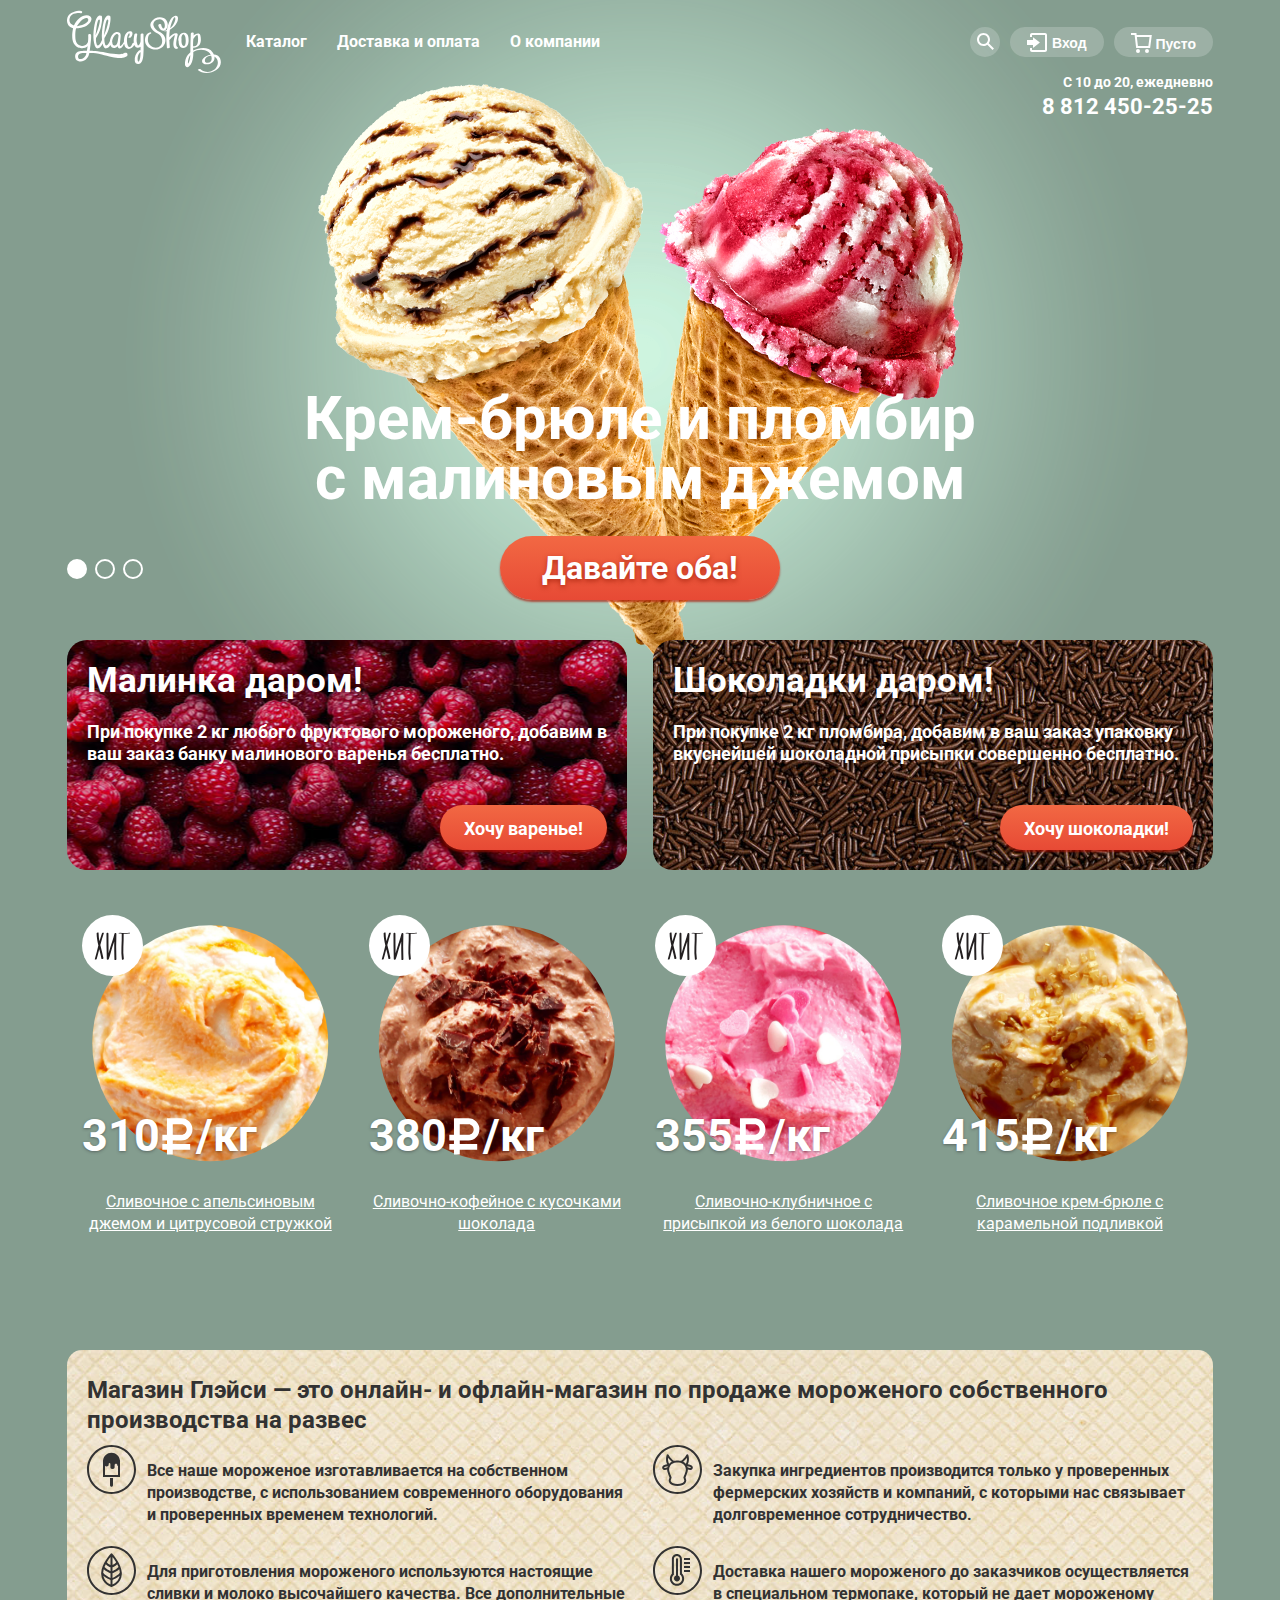
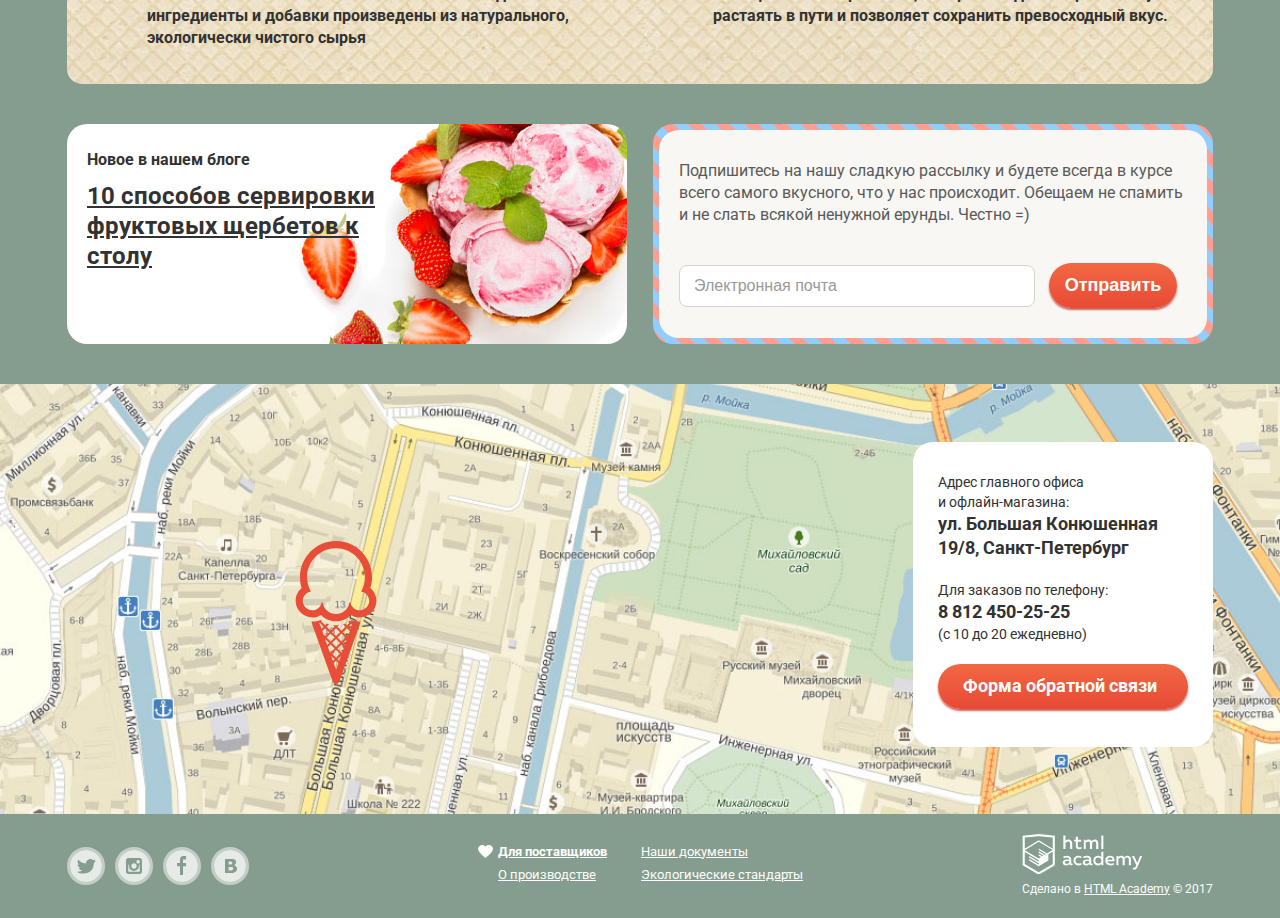
<file: index.html>
<!DOCTYPE html>
<html lang="ru">
  <head>
    <meta charset="utf-8">
    <title>GllacyShop</title>
    <link href="https://fonts.googleapis.com/css?family=Roboto:400,700&display=swap" rel="stylesheet">
    <link rel="stylesheet" href="css/main.css">
  </head>
  <body class="bg_color_1">
    <div class="container">
      <header class="main_header">
        <div class="main_header__container_wrapper">
          <img src="img/logo.svg" alt="GllacyShop" class="logo">
          <nav>
            <ul class="site_navigation">
              <li>
                <a class="site_navigation__news_link" href="#">Каталог</a>
                <ul class="site_navigation__news">
                  <li><a href="#">Новинки</a></li>
                  <li><a href="catalog.html">Сливочное</a></li>
                  <li><a href="#">Щербеты</a></li>
                  <li><a href="#">Фруктовый лед</a></li>
                  <li><a href="#">Мелорин</a></li>
                </ul>

              </li>
              <li><a href="#">Доставка и оплата</a></li>
              <li><a href="#">О компании</a></li>
            </ul>
            <div class="user_navigation">
              <div class="search_container">
                <button class="search">
                  <svg version="1.1" xmlns="http://www.w3.org/2000/svg" xmlns:xlink="http://www.w3.org/1999/xlink" x="0px" y="0px" width="17px"
                  	 height="17px" viewBox="0 0 17 17" enable-background="new 0 0 17 17" xml:space="preserve">
                  	<path fill="#FFFFFF" d="M16.958,15.527L11.75,10.32C12.533,9.247,13,7.93,13,6.5C13,2.91,10.09,0,6.5,0S0,2.91,0,6.5
                  		S2.91,13,6.5,13c1.438,0,2.763-0.473,3.839-1.263l5.205,5.204L16.958,15.527z M6.5,11C4.019,11,2,8.981,2,6.5S4.019,2,6.5,2
                    S11,4.019,11,6.5S8.981,11,6.5,11z"/>
                  </svg>
                </button>
                <div class="search__modal">
                  <form class="" action="index.html" method="post">
                    <input type="search" name="search" value="" placeholder="Что ищем?">
                  </form>
                </div>
              </div>

              <div class="login_container">
                <button class="login">
                  <svg version="1.1" id="Layer_1" xmlns="http://www.w3.org/2000/svg" xmlns:xlink="http://www.w3.org/1999/xlink" x="0px" y="0px"
                  	 width="21px" height="19px" viewBox="0 0 21 19" enable-background="new 0 0 21 19" xml:space="preserve">
                  	<polygon fill="#FFFFFF" points="6,14.875 12.917,9.5 6,4.125 6,7.042 -0.042,7.042 -0.042,11.959 6,11.959 	"/>
                  	<path fill="#FFFFFF" d="M18,0H5C3.9,0,3,0.9,3,2v2h2V2h13v15H5v-2H3v2c0,1.1,0.9,2,2,2h13c1.1,0,2-0.9,2-2V2C20,0.9,19.1,0,18,0z"
                  		/>
                  </svg>
                  <span>Вход</span>
                </button>
                <div class="login__modal">
                  <form class="login__modal_input" action="php/forma.php" method="post">
                    <input type="email" name="email" value="" placeholder="Электронная почта">
                    <input type="password" name="password" value="" placeholder="Пароль">
                    <input type="submit" name="submit" value="Войти">
                  </form>
                  <a href="#">Забали пароль?</a>
                  <br>
                  <a href="#">Новая регистрация</a>
                </div>
              </div>

              <button class="buy">
                <svg version="1.1" id="Layer_1" xmlns="http://www.w3.org/2000/svg" xmlns:xlink="http://www.w3.org/1999/xlink" x="0px" y="0px"
                	 width="21px" height="20px" viewBox="0 0 21 20" enable-background="new 0 0 21 20" xml:space="preserve">
                	<path fill="#FFFFFF" d="M5.657,2.031L5.422,0H0v2h3.64l1.5,13h13.988l1.699-12.969H5.657z M17.372,13H6.922L5.888,4.031h12.66
                		L17.372,13z"/>
                	<circle fill="#FFFFFF" cx="6.984" cy="18" r="2"/>
                	<circle fill="#FFFFFF" cx="15.984" cy="18" r="2"/>
                </svg>
                <span>Пусто</span>
              </button>
            </div>
          </nav>
        </div>
        <div class="main_header__schedule">
          <p>С 10 до 20, ежедневно</p>
          <p>8 812 450-25-25</p>
        </div>
      </header>
      <section class="slider">
        <h2 class="slider__headline_1">Крем-брюле и пломбир <br> с малиновым джемом</h2>
        <h2 class="slider__headline_2 net">Шоколадный пломбир <br> и лимонный сорбет</h2>
        <h2 class="slider__headline_3 net">Пломбир с помадкой <br> и клубничный щербет</h2>
        <div class="slider__wrapper">
          <div class="slider__control">
            <button type="button" name="button" class="btn1 active_btn"></button>
            <button type="button" name="button" class="btn2"></button>
            <button type="button" name="button" class="btn3"></button>
          </div>
          <a href="#">Давайте оба!</a>
        </div>
      </section>
      <section class="stock">
        <div class="stock__item">
          <h2>Малинка даром!</h2>
          <p>
            При покупке 2 кг любого фруктового мороженого, добавим в ваш заказ банку малинового варенья бесплатно.
          </p>
          <a href="#">Хочу варенье!</a>
        </div>
        <div class="stock__item">
          <h2>Шоколадки даром!</h2>
          <p>
            При покупке 2 кг пломбира, добавим в ваш заказ упаковку вкуснейшей шоколадной присыпки совершенно бесплатно.
          </p>
          <a href="#">Хочу шоколадки!</a>
        </div>
      </section>
      <section class="positions">
        <div class="positions__item">
          <div class="item__img">
            <img class="hit" src="img/hit.svg" alt="Хит">
            <div class="item__img_mask">
              <img class="miniature" src="img/ice_1.jpg" alt="Мороженное">
            </div>
            <span class="price">310<img src="img/rub.svg" alt="Знак рубля">/кг</span>
          </div>
          <span>
            Сливочное с апельсиновым джемом и цитрусовой стружкой
          </span>
          <a href="#">Быстрый просмотр</a>
        </div>
        <div class="positions__item">
          <div class="item__img">
            <img class="hit" src="img/hit.svg" alt="Хит">
            <div class="item__img_mask">
              <img class="miniature" src="img/ice_2.jpg" alt="Мороженное">
            </div>
            <span class="price">380<img src="img/rub.svg" alt="Знак рубля">/кг</span>
          </div>
          <span>
            Сливочно-кофейное с кусочками шоколада
          </span>
          <a href="#">Быстрый просмотр</a>
        </div>
        <div class="positions__item">
          <div class="item__img">
            <img class="hit" src="img/hit.svg" alt="Хит">
            <div class="item__img_mask">
              <img class="miniature" src="img/ice_3.jpg" alt="Мороженное">
            </div>
            <span class="price">355<img src="img/rub.svg" alt="Знак рубля">/кг</span>
          </div>
          <span>
            Сливочно-клубничное с присыпкой из белого шоколада
          </span>
          <a href="#">Быстрый просмотр</a>
        </div>
        <div class="positions__item">
          <div class="item__img">
            <img class="hit" src="img/hit.svg" alt="Хит">
            <div class="item__img_mask">
              <img class="miniature" src="img/ice_4.jpg" alt="Мороженное">
            </div>
            <span class="price">415<img src="img/rub.svg" alt="Знак рубля">/кг</span>
          </div>
          <span>
            Сливочное крем-брюле с карамельной подливкой
          </span>
          <a href="#">Быстрый просмотр</a>
        </div>
      </section>
      <section class="advantages">
        <p>
          Магазин Глэйси — это онлайн- и офлайн-магазин по продаже мороженого собственного  производства на развес
        </p>
        <div class="advantages__wrapper">
          <div class="advantages__item advantages__bg_1">
            <p>
              Все наше мороженое изготавливается на собственном производстве, с использованием современного оборудования и проверенных временем технологий.
            </p>
          </div>
          <div class="advantages__item advantages__bg_2">
            <p>
              Закупка ингредиентов  производится только у проверенных фермерских хозяйств и компаний, с которыми нас связывает долговременное сотрудничество.
            </p>
          </div>
          <div class="advantages__item advantages__bg_3">
            <p>
              Для приготовления мороженого используются настоящие сливки и молоко высочайшего качества. Все дополнительные ингредиенты и добавки произведены из натурального, экологически чистого сырья
            </p>
          </div>
          <div class="advantages__item advantages__bg_4">
            <p>
              Доставка нашего мороженого до заказчиков осуществляется в специальном термопаке, который не дает мороженому растаять в пути и позволяет сохранить превосходный вкус.
            </p>
          </div>
        </div>
      </section>
      <section class="other">
        <div class="other__news">
          <h2>Новое в нашем блоге</h2>
          <a href="#">
            10 способов сервировки <br>
            фруктовых щербетов к <br>
            столу
          </a>
        </div>
        <div class="other__post">
          <div class="post__wrapper">
            <p>
              Подпишитесь на нашу сладкую рассылку и будете всегда в курсе всего самого вкусного, что у нас происходит. Обещаем не спамить и не слать всякой ненужной ерунды. Честно =)
            </p>
            <form class="post__form" action="index.html" method="post">
              <input type="email" name="email" value="" placeholder="Электронная почта">
              <input type="submit" name="submit" value="Отправить">
            </form>
          </div>
        </div>
      </section>
    </div>
    <section class="map">
      <img src="img/icon_pin.svg" alt="Пин">
      <iframe src="https://www.google.com/maps/embed?pb=!1m14!1m12!1m3!1d2907.80148898536!2d59.948948902285146!3d56.90784853625955!2m3!1f0!2f0!3f0!3m2!1i1024!2i768!4f13.1!5e0!3m2!1sru!2sru!4v1559537335867!5m2!1sru!2sru" width="100%" height="100%" frameborder="0" style="border:0" allowfullscreen></iframe>
      <div class="container">
        <div class="feedback">
          <p>
            Адрес главного офиса <br>
            и офлайн-магазина: <br>
            <span>
              ул. Большая Конюшенная
              19/8, Санкт-Петербург
            </span>
          </p>
          <p>
            Для заказов по телефону: <br>
            <span>
              8 812 450-25-25 <br>
            </span>
            (с 10 до 20 ежедневно)
          </p>
          <a class="feedback__link" href="#">Форма обратной связи</a>
        </div>
      </div>
    </section>
    <footer class="footer_main">
      <div class="container">
        <ul class="social">
          <li><a href="https://twitter.com"><img src="img/icon_twitter.svg" alt="twitter"></a></li>
          <li><a href="https://www.instagram.com"><img src="img/icon_instagram.svg" alt="instagram"></a></li>
          <li><a href="https://www.facebook.com"><img src="img/icon_facebook.svg" alt="facebook"></a></li>
          <li><a href="https://www.vk.com"><img src="img/icon_vk.svg" alt="vk"></a></li>
        </ul>
        <div class="footer__menu">
          <div class="menu__item love">
            <a href="#">Для поставщиков</a>
            <a href="#">О производстве</a>
          </div>
          <div class="menu__item">
            <a href="#">Наши документы</a>
            <a href="#">Экологические стандарты</a>
          </div>
        </div>
        <div class="html_academy">
          <img src="img/html_academy.svg" alt="academy">
          <p>Сделано в <a href="https://htmlacademy.ru">HTML Academy</a> &copy; 2017</p>
        </div>
      </div>
    </footer>


    <div class="feedback__bg">
      <div class="feedback_blok">
        <h2>Мы обязательно Вам ответим!</h2>
        <form class="feedback__form" action="php/forma.php" method="post">
          <input type="text" name="name" value="" placeholder="Как Вас зовут?">
          <input type="email" name="email" value="" placeholder="Ваша почта для ответа?">
          <textarea name="review" rows="5" cols="80" placeholder="Напишите что-нибудь..."></textarea>
          <input type="submit" name="submit" value="Отправить">
          <button class="feedback__close" type="button" name="button"></button>
        </form>
      </div>
    </div>


    <script src="https://ajax.googleapis.com/ajax/libs/jquery/2.1.1/jquery.min.js"></script>
    <script src="js/slider.js"></script>
    <script src="js/feedback_show.js"></script>
    <script src="js/serch.js"></script>
  </body>
</html>
</file>
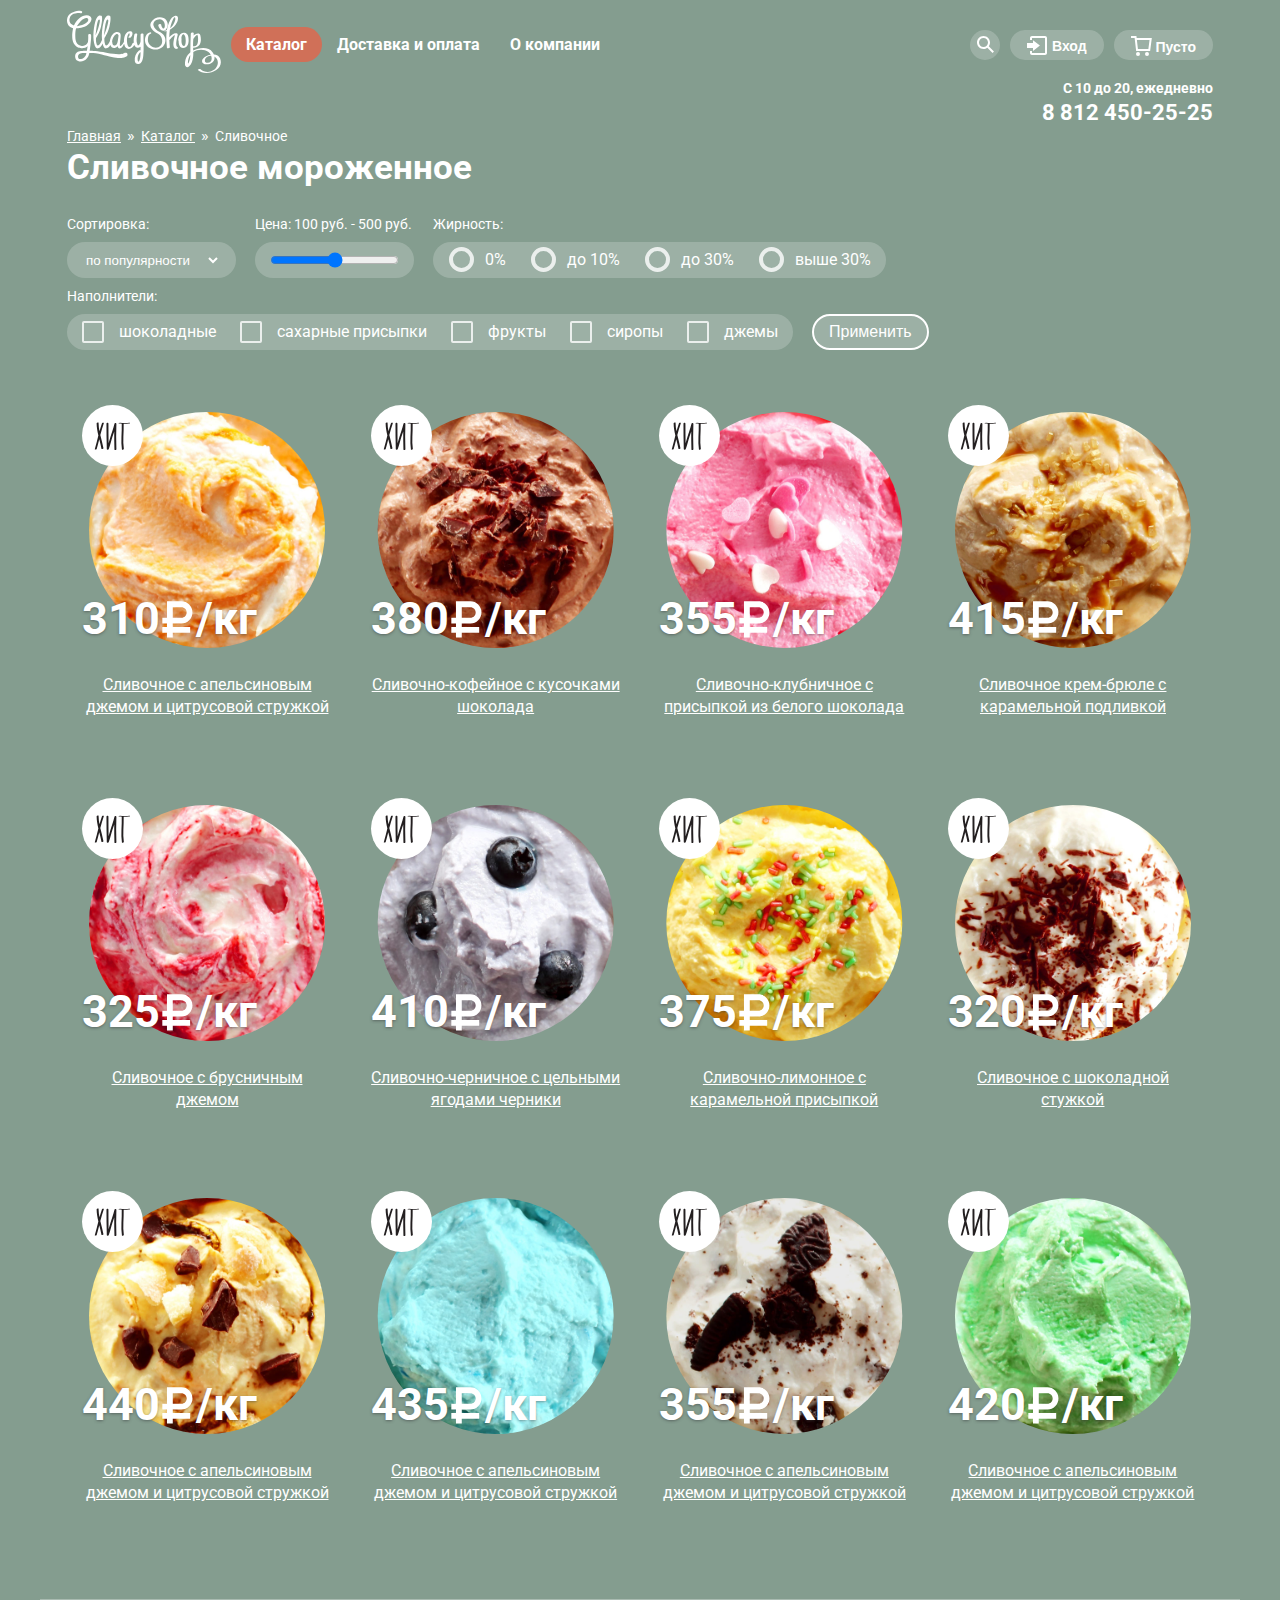
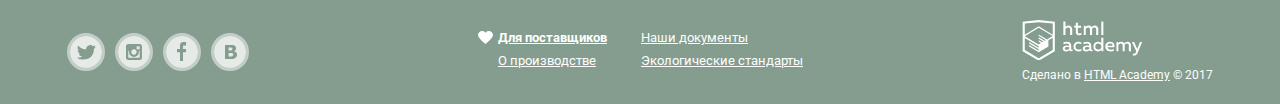
<file: catalog.html>
<!DOCTYPE html>
<html lang="ru">
  <head>
    <meta charset="utf-8">
    <title>GllacyShop</title>
    <link href="https://fonts.googleapis.com/css?family=Roboto:400,700&display=swap" rel="stylesheet">
    <link rel="stylesheet" href="css/catalog.css">
  </head>
  <body class="bg_color_1">
    <div class="container">
      <header class="main_header">
        <div class="main_header__container_wrapper">
          <a href="index.html"><img src="img/logo.svg" alt="GllacyShop" class="logo"></a>
          <nav>
            <ul class="site_navigation">
              <li>
                <a class="site_navigation__news_link active">Каталог</a>
              </li>
              <li><a href="#">Доставка и оплата</a></li>
              <li><a href="#">О компании</a></li>
            </ul>
            <div class="user_navigation">
              <div class="search_container">
                <button class="search">
                  <svg version="1.1" xmlns="http://www.w3.org/2000/svg" xmlns:xlink="http://www.w3.org/1999/xlink" x="0px" y="0px" width="17px"
                  	 height="17px" viewBox="0 0 17 17" enable-background="new 0 0 17 17" xml:space="preserve">
                  	<path fill="#FFFFFF" d="M16.958,15.527L11.75,10.32C12.533,9.247,13,7.93,13,6.5C13,2.91,10.09,0,6.5,0S0,2.91,0,6.5
                  		S2.91,13,6.5,13c1.438,0,2.763-0.473,3.839-1.263l5.205,5.204L16.958,15.527z M6.5,11C4.019,11,2,8.981,2,6.5S4.019,2,6.5,2
                    S11,4.019,11,6.5S8.981,11,6.5,11z"/>
                  </svg>
                </button>
                <div class="search__modal">
                  <form class="" action="index.html" method="post">
                    <input type="search" name="search" value="" placeholder="Что ищем?">
                  </form>
                </div>
              </div>
              <div class="login_container">
                <button class="login">
                  <svg version="1.1" id="Layer_1" xmlns="http://www.w3.org/2000/svg" xmlns:xlink="http://www.w3.org/1999/xlink" x="0px" y="0px"
                  	 width="21px" height="19px" viewBox="0 0 21 19" enable-background="new 0 0 21 19" xml:space="preserve">
                  	<polygon fill="#FFFFFF" points="6,14.875 12.917,9.5 6,4.125 6,7.042 -0.042,7.042 -0.042,11.959 6,11.959 	"/>
                  	<path fill="#FFFFFF" d="M18,0H5C3.9,0,3,0.9,3,2v2h2V2h13v15H5v-2H3v2c0,1.1,0.9,2,2,2h13c1.1,0,2-0.9,2-2V2C20,0.9,19.1,0,18,0z"
                  		/>
                  </svg>
                  <span>Вход</span>
                </button>
                <div class="login__modal">
                  <form class="login__modal_input" action="index.php" method="post">
                    <input type="email" name="email" value="" placeholder="Электронная почта">
                    <input type="password" name="password" value="" placeholder="Пароль">
                    <input type="submit" name="submit" value="Войти">
                  </form>
                  <a href="#">Забали пароль?</a>
                  <br>
                  <a href="#">Новая регистрация</a>
                </div>
              </div>
              <button class="buy">
                <svg version="1.1" id="Layer_1" xmlns="http://www.w3.org/2000/svg" xmlns:xlink="http://www.w3.org/1999/xlink" x="0px" y="0px"
                	 width="21px" height="20px" viewBox="0 0 21 20" enable-background="new 0 0 21 20" xml:space="preserve">
                	<path fill="#FFFFFF" d="M5.657,2.031L5.422,0H0v2h3.64l1.5,13h13.988l1.699-12.969H5.657z M17.372,13H6.922L5.888,4.031h12.66
                		L17.372,13z"/>
                	<circle fill="#FFFFFF" cx="6.984" cy="18" r="2"/>
                	<circle fill="#FFFFFF" cx="15.984" cy="18" r="2"/>
                </svg>
                <span>Пусто</span>
              </button>
            </div>
          </nav>
        </div>
        <div class="main_header__schedule">
          <p>С 10 до 20, ежедневно</p>
          <p>8 812 450-25-25</p>
        </div>
      </header>
      <main>
        <section class="catalog">
          <ul class="catalog__list">
            <li><a href="index.html">Главная</a></li>
            <li><a href="index.html">Каталог</a></li>
            <li><a class="active">Сливочное</a></li>
          </ul>
          <h2 class="catalog__headline">Сливочное мороженное</h2>
        </section>
        <section class="filter">
          <form class="filter__forma" action="php/catalog.php" method="post">
            <div class="forma_item">
              <span>Сортировка:</span>
              <div class="forma__wrapper">
                <select class="forma_select" name="forma_select">
                  <option value="по популярности">по популярности</option>
                  <option value="по популярности">сначала недорогие</option>
                  <option value="по популярности">сначала дорогие</option>
                  <option value="по популярности">по жирности</option>
                </select>
              </div>
            </div>
            <div class="forma_item">
              <span>Цена: 100 руб. - 500 руб.</span>
              <div class="forma__wrapper">
                <input type="range" min="0" max="100" step="1" value="50">
              </div>
            </div>
            <div class="forma_item">
              <span>Жирность:</span>
              <div class="forma__wrapper">
                <label class="radio_label">
                  <input class="visually-hidden" type="radio" name="percent" value="0">
                  <span>0%</span>
                </label>
                <label class="radio_label">
                  <input class="visually-hidden" type="radio" name="percent" value="10">
                  <span>до 10%</span>
                </label>
                <label class="radio_label">
                  <input class="visually-hidden" type="radio" name="percent" value="<=30">
                  <span>до 30%</span>
                </label>
                <label class="radio_label">
                  <input class="visually-hidden" type="radio" name="percent" value=">=30">
                  <span>выше 30%</span>
                </label>
              </div>
            </div>
            <div class="forma_item">
              <span>Наполнители:</span>
              <div class="forma__wrapper">
                <label class="checkbox_label">
                  <input class="visually-hidden" type="checkbox" name="chocolate" value="шоколадные">
                  <span>шоколадные</span>
                </label>
                <label class="checkbox_label">
                  <input class="visually-hidden" type="checkbox" name="chocolate1" value="сахарные присыпки">
                  <span>сахарные присыпки</span>
                </label>
                <label class="checkbox_label">
                  <input class="visually-hidden" type="checkbox" name="chocolate2" value="фрукты">
                  <span>фрукты</span>
                </label>
                <label class="checkbox_label">
                  <input class="visually-hidden" type="checkbox" name="chocolate3" value="сиропы">
                  <span>сиропы</span>
                </label>
                <label class="checkbox_label">
                  <input class="visually-hidden" type="checkbox" name="chocolate4" value="джемы">
                  <span>джемы</span>
                </label>
              </div>
            </div>
            <input type="submit" name="submit" value="Применить">
          </form>
        </section>
        <section class="positions">
          <div class="positions__item">
            <div class="item__img">
              <img class="hit" src="img/hit.svg" alt="Хит">
              <div class="item__img_mask">
                <img class="miniature" src="img/ice_1.jpg" alt="Мороженное">
              </div>
              <span class="price">310<img src="img/rub.svg" alt="Знак рубля">/кг</span>
            </div>
            <span>
              Сливочное с апельсиновым джемом и цитрусовой стружкой
            </span>
            <a href="#">Быстрый просмотр</a>
          </div>
          <div class="positions__item">
            <div class="item__img">
              <img class="hit" src="img/hit.svg" alt="Хит">
              <div class="item__img_mask">
                <img class="miniature" src="img/ice_2.jpg" alt="Мороженное">
              </div>
              <span class="price">380<img src="img/rub.svg" alt="Знак рубля">/кг</span>
            </div>
            <span>
              Сливочно-кофейное с кусочками шоколада
            </span>
            <a href="#">Быстрый просмотр</a>
          </div>
          <div class="positions__item">
            <div class="item__img">
              <img class="hit" src="img/hit.svg" alt="Хит">
              <div class="item__img_mask">
                <img class="miniature" src="img/ice_3.jpg" alt="Мороженное">
              </div>
              <span class="price">355<img src="img/rub.svg" alt="Знак рубля">/кг</span>
            </div>
            <span>
              Сливочно-клубничное с присыпкой из белого шоколада
            </span>
            <a href="#">Быстрый просмотр</a>
          </div>
          <div class="positions__item">
            <div class="item__img">
              <img class="hit" src="img/hit.svg" alt="Хит">
              <div class="item__img_mask">
                <img class="miniature" src="img/ice_4.jpg" alt="Мороженное">
              </div>
              <span class="price">415<img src="img/rub.svg" alt="Знак рубля">/кг</span>
            </div>
            <span>
              Сливочное крем-брюле с карамельной подливкой
            </span>
            <a href="#">Быстрый просмотр</a>
          </div>
          <div class="positions__item">
            <div class="item__img">
              <img class="hit" src="img/hit.svg" alt="Хит">
              <div class="item__img_mask">
                <img class="miniature" src="img/ice_5.jpg" alt="Мороженное">
              </div>
              <span class="price">325<img src="img/rub.svg" alt="Знак рубля">/кг</span>
            </div>
            <span>
              Сливочное с брусничным джемом
            </span>
            <a href="#">Быстрый просмотр</a>
          </div>
          <div class="positions__item">
            <div class="item__img">
              <img class="hit" src="img/hit.svg" alt="Хит">
              <div class="item__img_mask">
                <img class="miniature" src="img/ice_6.jpg" alt="Мороженное">
              </div>
              <span class="price">410<img src="img/rub.svg" alt="Знак рубля">/кг</span>
            </div>
            <span>
              Сливочно-черничное с цельными ягодами черники
            </span>
            <a href="#">Быстрый просмотр</a>
          </div>
          <div class="positions__item">
            <div class="item__img">
              <img class="hit" src="img/hit.svg" alt="Хит">
              <div class="item__img_mask">
                <img class="miniature" src="img/ice_7.jpg" alt="Мороженное">
              </div>
              <span class="price">375<img src="img/rub.svg" alt="Знак рубля">/кг</span>
            </div>
            <span>
              Сливочно-лимонное с карамельной присыпкой
            </span>
            <a href="#">Быстрый просмотр</a>
          </div>
          <div class="positions__item">
            <div class="item__img">
              <img class="hit" src="img/hit.svg" alt="Хит">
              <div class="item__img_mask">
                <img class="miniature" src="img/ice_8.jpg" alt="Мороженное">
              </div>
              <span class="price">320<img src="img/rub.svg" alt="Знак рубля">/кг</span>
            </div>
            <span>
              Сливочное с шоколадной стужкой
            </span>
            <a href="#">Быстрый просмотр</a>
          </div>
          <div class="positions__item">
            <div class="item__img">
              <img class="hit" src="img/hit.svg" alt="Хит">
              <div class="item__img_mask">
                <img class="miniature" src="img/ice_9.jpg" alt="Мороженное">
              </div>
              <span class="price">440<img src="img/rub.svg" alt="Знак рубля">/кг</span>
            </div>
            <span>
              Сливочное с апельсиновым джемом и цитрусовой стружкой
            </span>
            <a href="#">Быстрый просмотр</a>
          </div>
          <div class="positions__item">
            <div class="item__img">
              <img class="hit" src="img/hit.svg" alt="Хит">
              <div class="item__img_mask">
                <img class="miniature" src="img/ice_10.jpg" alt="Мороженное">
              </div>
              <span class="price">435<img src="img/rub.svg" alt="Знак рубля">/кг</span>
            </div>
            <span>
              Сливочное с апельсиновым джемом и цитрусовой стружкой
            </span>
            <a href="#">Быстрый просмотр</a>
          </div>
          <div class="positions__item">
            <div class="item__img">
              <img class="hit" src="img/hit.svg" alt="Хит">
              <div class="item__img_mask">
                <img class="miniature" src="img/ice_11.jpg" alt="Мороженное">
              </div>
              <span class="price">355<img src="img/rub.svg" alt="Знак рубля">/кг</span>
            </div>
            <span>
              Сливочное с апельсиновым джемом и цитрусовой стружкой
            </span>
            <a href="#">Быстрый просмотр</a>
          </div>
          <div class="positions__item">
            <div class="item__img">
              <img class="hit" src="img/hit.svg" alt="Хит">
              <div class="item__img_mask">
                <img class="miniature" src="img/ice_12.jpg" alt="Мороженное">
              </div>
              <span class="price">420<img src="img/rub.svg" alt="Знак рубля">/кг</span>
            </div>
            <span>
              Сливочное с апельсиновым джемом и цитрусовой стружкой
            </span>
            <a href="#">Быстрый просмотр</a>
          </div>
        </section>
      </main>

    </div>
    <footer class="footer_main">
      <div class="container">
        <ul class="social">
          <li><a href="https://twitter.com"><img src="img/icon_twitter.svg" alt="twitter"></a></li>
          <li><a href="https://www.instagram.com"><img src="img/icon_instagram.svg" alt="instagram"></a></li>
          <li><a href="https://www.facebook.com"><img src="img/icon_facebook.svg" alt="facebook"></a></li>
          <li><a href="https://www.vk.com"><img src="img/icon_vk.svg" alt="vk"></a></li>
        </ul>
        <div class="footer__menu">
          <div class="menu__item love">
            <a href="#">Для поставщиков</a>
            <a href="#">О производстве</a>
          </div>
          <div class="menu__item">
            <a href="#">Наши документы</a>
            <a href="#">Экологические стандарты</a>
          </div>
        </div>
        <div class="html_academy">
          <img src="img/html_academy.svg" alt="academy">
          <p>Сделано в <a href="https://htmlacademy.ru">HTML Academy</a> &copy; 2017</p>
        </div>
      </div>
    </footer>

    <script src="https://ajax.googleapis.com/ajax/libs/jquery/2.1.1/jquery.min.js"></script>
    <script src="js/slider.js"></script>
    <script src="js/feedback_show.js"></script>
    <!-- <script src="js/serch.js"></script> -->
    <script src="js/catalog.js"></script>
  </body>
</html>
</file>
<file: css/main.css>
/* Базовые стили */

* {
  margin: 0;
  padding: 0;
}

body {
  font-family: 'Roboto', Arial, sans-serif;
  font-size: 16px;
  line-height: 22px;
}

.bg_color_1 {
  background-color: #849d8f;
  background-image: url("../img/bg_ice_cream_1.png"), url("../img/bg_backlight_1.png");
  background-position-y: 84px, -86px;
  background-position-x: center, center;
  background-repeat: no-repeat, no-repeat;
}

.bg_color_2 {
  background-color: #8996a6;
  background-image: url("../img/bg_ice_cream_2.png"), url("../img/bg_backlight_2.png");
  background-position-y: 84px, -86px;
  background-position-x: center, center;
  background-repeat: no-repeat, no-repeat;
}

.bg_color_3 {
  background-color: #9d8b84;
  background-image: url("../img/bg_ice_cream_3.png"), url("../img/bg_backlight_3.png");
  background-position-y: 84px, -86px;
  background-position-x: center, center;
  background-repeat: no-repeat, no-repeat;
}

@keyframes anim {
  0% {
    background-color: #849d8f;
    background-image: url("../img/bg_ice_cream_1.png"), url("../img/bg_backlight_1.png");
    background-position-y: 84px, -86px;
    background-position-x: center, center;
    background-repeat: no-repeat, no-repeat;
  }
  25% {
    background-color: #8996a6;
    background-image: url("../img/bg_ice_cream_2.png"), url("../img/bg_backlight_2.png");
    background-position-y: 84px, -86px;
    background-position-x: center, center;
    background-repeat: no-repeat, no-repeat;
  }
  50% {
    background-color: #9d8b84;
    background-image: url("../img/bg_ice_cream_3.png"), url("../img/bg_backlight_3.png");
    background-position-y: 84px, -86px;
    background-position-x: center, center;
    background-repeat: no-repeat, no-repeat;
  }
  100% {
    background-color: #849d8f;
    background-image: url("../img/bg_ice_cream_1.png"), url("../img/bg_backlight_1.png");
    background-position-y: 84px, -86px;
    background-position-x: center, center;
    background-repeat: no-repeat, no-repeat;
  }
}

.animations {
  animation-name: anim;
  animation-duration: 10s;
  animation-iteration-count: infinite;
}

.container {
  width: 1200px;
  box-sizing: border-box;
  padding: 0 27px;
  margin: 0 auto;
}

.visually-hidden:not(:focus):not(:active),
  input[type="checkbox"].visually-hidden,
  input[type="radio"].visually-hidden {
  position: absolute;
  width: 1px;
  height: 1px;
  margin: -1px;
  border: 0;
  padding: 0;
  white-space: nowrap;
  clip-path: inset(100%);
  clip: rect(0 0 0 0);
  overflow: hidden;
}

.yes {
  display: block;
}

.net {
  display: none;
}

/* Header */

.main_header {
  margin-top: 10px;
}

  .main_header__container_wrapper {
    display: flex;
  }

  .main_header__container_wrapper nav {
    display: flex;
    justify-content: space-between;
    width: 100%;
  }

    .site_navigation {
      display: flex;
      align-items: center;
      list-style-type: none;
      position: relative;
    }

      .logo {
        margin-right: 10px;
      }

      .site_navigation a {
        padding: 8px 15px;
        border-radius: 30px;
        line-height: 18px;
        font-weight: bold;
        color: #ffffff;
        text-decoration: none;
      }

        .site_navigation a:hover {
          background-color: #f7f6f3;
          color: #000000;
        }

        .site_navigation a:active {
          background-color: #f7f6f3;
          color: #000000;
          box-shadow: inset 0 2px 3px 0 #696969;
        }

        .site_navigation .active {
          color: #ffffff !important;
          background-color: #d07058 !important;
          box-shadow: inset 0 0 0 0 #696969 !important;
        }

        /* .site_navigation span::before {
          content: "";
          width: 100%;
          height: 1px;
          background-color: #ffffff;
          opacity: 0.2;
          position: absolute;
          left: 0;
          bottom: 0;
        } */

      .site_navigation__news {
        list-style-type: none;
        width: 143px;
        /* padding: 10px 20px; */
        border-radius: 10px;
        background-color: #f8f7f4;
        font-size: 14px;
        line-height: 16px;
        box-shadow: 0 20px 20px 0 rgba(0, 0, 0, 0.4);
        position: absolute;
        left: 0;
        top: 55px;
        display: none;
      }

      .site_navigation__news_link:hover + .site_navigation__news {
        display: block;
      }

        .site_navigation__news li:first-child a {
          font-weight: bold;
          position: relative;
          border-radius: 10px 10px 0 0;
        }

        .site_navigation__news li:last-child a {
          border-radius: 0 0 10px 10px;
        }

        .site_navigation__news li:first-child a::after {
          content: "";
          display: block;
          width: 128px;
          height: 1px;
          background-color: #d1d0ce;
          position: absolute;
          left: 7px;
          bottom: 0;
        }

          .site_navigation__news a {
            display: block;
            color: #323232;
            text-decoration: none;
            padding: 8px 20px;
            font-weight: normal;
            border-radius: 0;
            box-shadow: none;
          }

            .site_navigation__news a:hover {
              background-color: #fbded8;
              box-shadow: none;
            }

            .site_navigation__news a:active {
              background-color: #f6b5a5;
              box-shadow: none;
            }

    .user_navigation {
      display: flex;
      align-items: center;
    }

      .search {
        text-align: center;
        width: 30px;
        height: 30px;
        border: 0;
        border-radius: 15px;
        box-sizing: border-box;
        background-color: rgba(255, 255, 255, 0.2);
        cursor: pointer;
        /* position: relative; */
      }

        .search_container {
          position: relative;
        }

      .search:hover + .search__modal {
        display: block;
      }

        .search svg {
          position: relative;
          top: 1px;
        }

          .search:hover {
            background-color: rgba(248, 247, 244, 1);
          }

          .search:hover path {
            fill: #000000;
          }

            .search__modal {
              position: absolute;
              right: 0;
              top: 35px;
              width: 343px;
              height: 84px;
              padding: 20px 16px;
              box-sizing: border-box;
              border-radius: 6px;
              background-color: #f8f7f4;
              box-shadow: 0 20px 20px 0 rgba(0, 0, 0, 0.4);
              display: none;
            }

              .search__modal input {
                width: 100%;
                padding: 13px 14px;
                box-sizing: border-box;
                border: 1px solid #d3d3d2;
                border-radius: 6px;
                font-weight: bold;
                font-size: 16px;
                color: #323232;
              }

              .search__modal input::placeholder {
                font-weight: normal;
                color: #999999;
              }

                .search__modal input:hover {
                  border: 1px solid #c7c6c5;
                }

      .login, .buy {
        height: 30px;
        padding: 6px 17px;
        border: 0;
        border-radius: 30px;
        box-sizing: border-box;
        background-color: rgba(255, 255, 255, 0.2);
        margin-left: 10px;
        cursor: pointer;
        color: #ffffff;
        font-size: 14px;
        line-height: 16px;
        font-weight: bold;
        text-decoration: none;
        /* position: relative; */
      }

        .login_container {
          position: relative;
        }

      .login:hover + .login__modal {
        display: block;
      }

        .login__modal {
          position: absolute;
          right: 0;
          top: 35px;
          width: 277px;
          height: 214px;
          padding: 20px 16px;
          box-sizing: border-box;
          border-radius: 6px;
          background-color: #f8f7f4;
          box-shadow: 0 20px 20px 0 rgba(0, 0, 0, 0.4);
          display: none;
        }

          .login__modal input {
            width: 100%;
            padding: 13px 14px;
            box-sizing: border-box;
            border: 1px solid #d3d3d2;
            border-radius: 6px;
            margin-bottom: 20px;
            font-weight: bold;
            font-size: 16px;
            color: #323232;
          }

          .login__modal input::placeholder {
            font-weight: normal;
            color: #999999;
          }

            .login__modal input:hover {
              border: 1px solid #c7c6c5;
            }

          .login__modal input[type="submit"] {
            display: block;
            box-sizing: border-box;
            height: 45px;
            width: 100px;
            padding: 10px 7px;
            margin-bottom: 0;
            border-radius: 21px;
            border: 0;
            background: linear-gradient(to top, #e74a35, #f26843);
            box-shadow: 0 2px 2px 0 rgba(172, 16, 0, 0.64);
            color: #ffffff;
            font-weight: bold;
            font-size: 18px;
            line-height: 24px;
            text-decoration: none;
            cursor: pointer;
            float: left;
            margin-right: 15px;
          }

            .login__modal input[type="submit"]:hover {
              background: linear-gradient(to top, #ec6f5e, #f58669);
              box-shadow: 0 2px 2px 0 rgba(172, 16, 0, 1);
            }

            .login__modal input[type="submit"]:active {
              background: linear-gradient(to top, #e1613e, #d84732);
              box-shadow: inset 0 2px 2px 0 rgba(148, 39, 24, 1);
            }

          .login__modal a {
            font-size: 13px;
            line-height: 24px;
            color: #323232;
            font-weight: normal;
          }

            .login__modal a:hover {
              color: #ffbc9e;
            }

        .login span, .buy span {
          position: relative;
          top: -4px;
        }

          .login:hover, .buy:hover {
            color: #000000;
            background-color: rgba(248, 247, 244, 1);
          }

          .login:hover polygon, .login:hover path, .buy:hover path, .buy:hover circle {
            fill: #000000;
          }

  .main_header__schedule {
    color: #ffffff;
    text-align: right;
    font-size: 14px;
    line-height: 16px;
    font-weight: bold;
  }

    .main_header__schedule p:last-child {
      font-size: 22px;
      line-height: 24px;
      margin-top: 5px;
    }

/* Slider */

.slider {
  text-align: center;
  margin-top: 270px;
}

  .slider__wrapper {
    /* display: flex; */
    /* align-items: center; */
    text-align: center;
    position: relative;
  }

    .slider h2 {
      font-weight: bold;
      font-size: 60px;
      line-height: 60px;
      color: #ffffff;
      margin-bottom: 27px;
    }

    .slider a {
      display: inline-block;
      box-sizing: border-box;
      height: 64px;
      padding: 15px 42px;
      border-radius: 60px;
      background: linear-gradient(to top, #e74a35, #f26843);
      box-shadow: 0 2px 2px 0 rgba(172, 16, 0, 0.64);
      color: #ffffff;
      font-weight: bold;
      font-size: 32px;
      line-height: 34px;
      text-decoration: none;
      text-shadow: 0 2px 5px rgba(160, 32, 11, 0.76);
      /* margin-left: 32%; */
    }

      .slider a:hover {
        background: linear-gradient(to top, #ec6f5e, #f58669);
        box-shadow: 0 2px 2px 0 rgba(172, 16, 0, 1);
      }

      .slider a:active {
        background: linear-gradient(to top, #e1613e, #d84732);
        box-shadow: inset 0 2px 2px 0 rgba(148, 39, 24, 1);
      }

    .slider__control {
      display: flex;
      margin-left: 0;
      position: absolute;
      left: 0;
      top: 23px;
    }

      .slider__control button {
        width: 20px;
        height: 20px;
        border-radius: 15px;
        border: 2px solid #ffffff;
        background: none;
        margin-right: 8px;
        cursor: pointer;
      }

      .slider__control button:hover {
        background: rgba(255, 255, 255, 0.4);
      }

      .active_btn {
        background: #ffffff !important;
      }

/* Stock */

.stock {
  display: flex;
  justify-content: space-between;
  margin-top: 40px;
}

  .stock__item {
    width: 560px;
    height: 230px;
    border-radius: 20px;
    padding: 20px 20px;
    box-sizing: border-box;
    color: #ffffff;
    position: relative;
  }

    .stock__item h2 {
      font-size: 35px;
      line-height: 41px;
      font-weight: bold;
      margin-bottom: 20px;
    }

    .stock__item p {
      font-size: 18px;
      line-height: 22px;
      font-weight: bold;
    }

    .stock__item a {
      display: inline-block;
      box-sizing: border-box;
      height: 45px;
      padding: 12px 24px;
      border-radius: 30px;
      background: linear-gradient(to top, #e74a35, #f26843);
      box-shadow: 0 2px 2px 0 rgba(172, 16, 0, 0.64);
      color: #ffffff;
      font-weight: bold;
      font-size: 18px;
      line-height: 24px;
      text-decoration: none;
      position: absolute;
      bottom: 20px;
      right: 20px;
    }

      .stock__item a:hover {
        background: linear-gradient(to top, #ec6f5e, #f58669);
        box-shadow: 0 2px 2px 0 rgba(172, 16, 0, 1);
      }

      .stock__item a:active {
        background: linear-gradient(to top, #e1613e, #d84732);
        box-shadow: inset 0 2px 2px 0 rgba(148, 39, 24, 1);
      }

  .stock__item:first-child {
    background: #b52848 url("../img/raspberries.jpg") center center no-repeat;
  }

  .stock__item:last-child {
    background: #40271c url("../img/chocolate.jpg") center center no-repeat;
  }

/* Positions */

.positions {
  margin-top: 40px;
  display: flex;
  justify-content: space-between;
}

  .positions__item {
    width: 270px;
    padding: 5px 15px 20px 15px;
  }

  .positions__item:hover {
    background-color: rgba(255, 255, 255, 0.2);
    box-shadow: 0 20px 30px 0 rgba(0, 0, 0, 0.25);
    border-radius: 10px;
  }

    .item__img {
      position: relative;
      margin-bottom: 13px;
    }

      .item__img .hit {
        position: absolute;
        z-index: 1;
      }

      .item__img .price {
        position: absolute;
        bottom: 20px;
        font-size: 45px;
        line-height: 45px;
        font-weight: bold;
        color: #ffffff;
        text-shadow: 0 1px 3px rgba(49, 50, 53, 0.5);
      }

        .price img {
          height: 42px;
          position: relative;
          top: 7px;
        }

        .miniature {
          clip-path: circle(118px at center);
        }

        .item__img_mask img {
          width: 100%;
        }

    .positions__item > span {
      display: block;
      font-size: 16px;
      line-height: 22px;
      color: #ffffff;
      text-align: center;
      text-decoration: underline;
      margin-bottom: 10px;
    }

    .positions__item > a {
      display: block;
      text-align: center;
      box-sizing: border-box;
      height: 45px;
      padding: 12px 24px;
      border-radius: 30px;
      background: linear-gradient(to top, #e74a35, #f26843);
      box-shadow: 0 2px 2px 0 rgba(172, 16, 0, 0.64);
      color: #ffffff;
      font-weight: bold;
      font-size: 18px;
      line-height: 24px;
      text-decoration: none;
      /* display: none; */
      opacity: 0;
    }

      .positions__item:hover > a {
        /* display: block; */
        opacity: 1;
      }

      .positions__item a:hover {
        background: linear-gradient(to top, #ec6f5e, #f58669);
        box-shadow: 0 2px 2px 0 rgba(172, 16, 0, 1);
      }

      .positions__item a:active {
        background: linear-gradient(to top, #e1613e, #d84732);
        box-shadow: inset 0 2px 2px 0 rgba(148, 39, 24, 1);
      }

/* Advantages */

.advantages {
  margin-top: 40px;
  width: 100%;
  border-radius: 15px;
  padding: 25px 20px 15px 20px;
  background: #839d8e url("../img/bg_wafer.jpg") left top;
  color: #323232;
  box-sizing: border-box;
}

  .advantages p {
    font-size: 24px;
    line-height: 30px;
    font-weight: bold;
    margin-bottom: 10px;
  }

  .advantages__wrapper {
    display: flex;
    justify-content: space-between;
    flex-wrap: wrap;
  }

    .advantages__item {
      box-sizing: border-box;
      width: 540px;
      padding: 15px 0 0 60px;
      margin-bottom: 10px;
    }

      .advantages__item p {
        font-size: 16px;
        line-height: 22px;
      }

    .advantages__bg_1 {
      background: url("../img/icon_ice.svg") top left no-repeat;
    }

    .advantages__bg_2 {
      background: url("../img/icon_cow.svg") top left no-repeat;
    }

    .advantages__bg_3 {
      background: url("../img/icon_sheet.svg") top left no-repeat;
    }

    .advantages__bg_4 {
      background: url("../img/icon_thermometer.svg") top left no-repeat;
    }

/* Other */

.other {
  display: flex;
  justify-content: space-between;
  margin-top: 40px;
}

  .other__news {
    width: 560px;
    height: 220px;
    padding: 25px 20px;
    box-sizing: border-box;
    border-radius: 20px;
    background: #ffffff url("../img/bg_strawberry.jpg") center left no-repeat;
    color: #323232;
  }

    .other__news h2 {
      font-size: 16px;
      line-height: 22px;
      margin-bottom: 10px;
    }

    .other__news a {
      font-size: 24px;
      line-height: 30px;
      font-weight: bold;
      color: #323232;
    }

    .other__news a:hover {
      color: #ffbc9e;
    }

  .other__post {
    width: 560px;
    height: 220px;
    padding: 6px 6px;
    box-sizing: border-box;
    border-radius: 20px;
    background: repeating-linear-gradient(45deg, #fe9e90, #fe9e90 10px, #92cdff 10px, #92cdff 20px);
    color: #5a5a5a;
  }

    .post__wrapper {
      width: 100%;
      height: 100%;
      background-color: #f8f7f4;
      padding: 30px 20px;
      box-sizing: border-box;
      border-radius: 20px;
      position: relative;
    }

      .post__wrapper p {
        /* font-weight: bold; */
      }

      .post__form {
        position: absolute;
        bottom: 30px;
      }

        .post__form input[type="email"] {
          width: 356px;
          height: 42px;
          padding: 13px 14px;
          border: 1px solid #d3d3d2;
          border-radius: 8px;
          background-color: #ffffff;
          box-sizing: border-box;
          margin-right: 10px;
          font-size: 16px;
          color: #323232;
          font-weight: bold;
        }

          .post__form input::placeholder {
            color: #999999;
            font-weight: normal;
          }

        .post__form input[type="submit"] {
          display: inline-block;
          box-sizing: border-box;
          height: 45px;
          width: 128px;
          border-radius: 30px;
          border: 0;
          background: linear-gradient(to top, #e74a35, #f26843);
          box-shadow: 0 2px 2px 0 rgba(172, 16, 0, 0.64);
          color: #ffffff;
          font-weight: bold;
          font-size: 18px;
          line-height: 24px;
          text-decoration: none;
          cursor: pointer;
        }

          .post__form input[type="submit"]:hover {
            background: linear-gradient(to top, #ec6f5e, #f58669);
            box-shadow: 0 2px 2px 0 rgba(172, 16, 0, 1);
          }

          .post__form input[type="submit"]:active {
            background: linear-gradient(to top, #e1613e, #d84732);
            box-shadow: inset 0 2px 2px 0 rgba(148, 39, 24, 1);
          }

/* Map */

.map {
  margin-top: 40px;
  height: 430px;
  width: 100%;
  background: url("../img/map.jpg") center center no-repeat;
  background-size: cover;
  position: relative;
}

  .map > .container {
    position: relative;
    top: -440px;
  }

  .map img {
    width: 84px;
    height: 143px;
    position: absolute;
    top: 157px;
    left: 23%;
  }

    .feedback {
      width: 300px;
      height: 305px;
      padding: 30px 25px;
      box-sizing: border-box;
      border-radius: 20px;
      position: absolute;
      right: 27px;
      top: 62.5px;
      background: #ffffff;
      color: #323232;
    }

      .feedback p {
        font-size: 14px;
        line-height: 20px;
        margin-bottom: 20px;
      }

        .feedback span {
          font-size: 18px;
          line-height: 24px;
          font-weight: bold;
        }

      .feedback a {
        display: inline-block;
        box-sizing: border-box;
        height: 45px;
        width: 100%;
        padding: 10px 25px;
        border-radius: 30px;
        border: 0;
        background: linear-gradient(to top, #e74a35, #f26843);
        box-shadow: 0 2px 2px 0 rgba(172, 16, 0, 0.64);
        color: #ffffff;
        font-weight: bold;
        font-size: 18px;
        line-height: 24px;
        text-decoration: none;
        cursor: pointer;
      }

        .feedback a:hover {
          background: linear-gradient(to top, #ec6f5e, #f58669);
          box-shadow: 0 2px 2px 0 rgba(172, 16, 0, 1);
        }

        .feedback a:active {
          background: linear-gradient(to top, #e1613e, #d84732);
          box-shadow: inset 0 2px 2px 0 rgba(148, 39, 24, 1);
        }

/* footer */

.footer_main {
  padding: 20px 0;
}

  .footer_main > .container {
    display: flex;
    justify-content: space-between;
    align-items: center;
  }

    .social {
      list-style-type: none;
      display: flex;
    }

      .social li {
        width: 32px;
        height: 32px;
        border-radius: 50%;
        border: 3px solid rgba(255, 255, 255, 0.5);
        text-align: center;
        margin-right: 10px;
      }

      .social li:hover {
        border: 3px solid rgba(255, 255, 255, 0.7);
      }

        .social li img {
          opacity: 0.8;
        }

        .social li img:hover {
          opacity: 1;
        }

    .footer__menu {
      display: flex;
      justify-content: space-between;
      width: 325px;
    }

      .menu__item {
        /* margin-right: 10px; */
      }

      .love {
        padding-left: 20px;
        background: url("../img/icon_love.svg") left 2px no-repeat;
        margin-right: 30px;
      }

        .love a:first-child {
          font-weight: bold;
        }

        .menu__item a {
          display: block;
          font-size: 13px;
          line-height: 18px;
          color: #fefefe;
          margin-bottom: 5px;
        }

        .menu__item a:hover {
          color: #ffbc9e;
        }

    .html_academy {
      color: #fefefe;
    }

      .html_academy img {
        width: 129px;
        height: 40px;
        position: relative;
        left: -7px;
      }

      .html_academy p {
        font-size: 12px;
        line-height: 18px;
      }

        .html_academy p a {
          color: #fefefe;
        }

        .html_academy p a:hover {
          color: #ffbc9e;
        }

/* feedback */

.feedback__bg {
  width: 100%;
  height: 100%;
  position: fixed;
  left: 0;
  top: 0;
  background: rgba(0, 0, 0, 0.3);
  z-index: 1;
  display: none;
}

  .feedback_blok {
    height: 443px;
    width: 477px;
    box-sizing: border-box;
    background-color: #f8f7f4;
    border-radius: 10px;
    padding: 27px 25px;
    position: fixed;
    top: 50%;
    left: 50%;
    margin-left: -238.5px;
    margin-top: -221.5px;
  }

    .feedback__form {
      position: relative;
    }

      .feedback_blok h2 {
        font-size: 24px;
        line-height: 28px;
        color: 32322;
        margin-bottom: 20px;
      }

        .feedback__form input {
          width: 266px;
          height: 42px;
          padding: 14px;
          box-sizing: border-box;
          border: 1px solid #d3d3d2;
          border-radius: 6px;
          margin-bottom: 20px;
          font-weight: bold;
          font-size: 16px;
          color: #323232;
        }

          .feedback__form input::placeholder {
            font-weight: normal;
            color: #999999;
          }

        .feedback__form textarea {
          width: 100%;
          padding: 14px;
          box-sizing: border-box;
          border: 1px solid #d3d3d2;
          border-radius: 6px;
          margin-bottom: 20px;
          font-weight: bold;
          font-size: 16px;
          color: #323232;
        }

          .feedback__form textarea::placeholder {
            font-weight: normal;
            color: #999999;
          }

        .feedback__form input[type="submit"] {
          display: inline-block;
          box-sizing: border-box;
          height: 45px;
          width: 138px;
          padding: 10px 7px;
          border-radius: 30px;
          border: 0;
          background: linear-gradient(to top, #e74a35, #f26843);
          box-shadow: 0 2px 2px 0 rgba(172, 16, 0, 0.64);
          color: #ffffff;
          font-weight: bold;
          font-size: 18px;
          line-height: 24px;
          text-decoration: none;
          cursor: pointer;
          position: absolute;
          right: 0;
        }

          .feedback__form input[type="submit"]:hover {
            background: linear-gradient(to top, #ec6f5e, #f58669);
            box-shadow: 0 2px 2px 0 rgba(172, 16, 0, 1);
          }

          .feedback__form input[type="submit"]:active {
            background: linear-gradient(to top, #e1613e, #d84732);
            box-shadow: inset 0 2px 2px 0 rgba(148, 39, 24, 1);
          }

        .feedback__close {
          cursor: pointer;
          border: 0;
          width: 0;
          height: 0;
        }

          .feedback__close::after {
            content: "";
            display: block;
            height: 3px;
            width: 22px;
            background-color: #231f20;
            transform: rotate(45deg);
            position: absolute;
            top: -55px;
            right: -10px;
          }

          .feedback__close::before {
            content: "";
            display: block;
            height: 3px;
            width: 22px;
            background-color: #231f20;
            transform: rotate(-45deg);
            position: absolute;
            top: -55px;
            right: -10px;
          }

/* Анимация */

.show {
  display: block;
}

@keyframes show {
  0% { transform: translateY(-2000px); }
  50% { transform: translateY(20px); }
  100% { transform: translateY(0); }
}

.show_spull {
  animation-name: show;
  animation-duration: 0.6s;
}

@keyframes shake {
  0%, 100% { transform: translateX(0); }
  10%, 30%, 50%, 70%, 90% { transform: translateX(-10px); }
  20%, 40%, 60%, 80% { transform: translateX(10px); }
}

.modal_error {
  animation-name: shake;
  animation-duration: 0.6s;
}

@media (min-width: 900px) and (max-width: 1199px)  {
  .visually-hidden:not(:focus):not(:active),
    input[type="checkbox"].visually-hidden,
    input[type="radio"].visually-hidden {
    position: static;
  }

  .container {
    width: 100%;
    box-sizing: border-box;
    padding: 0 2.25%;
    margin: 0;
  }

  .slider__wrapper {
    justify-content: space-between;
  }

    .slider a {
      margin-left: 0;
    }

  .stock__item {
    width: 48.8%;
    /* height: 230px; */
  }

  .positions__item {
    width: 23.5%;
  }

    .miniature {
      clip-path: circle(91px at center);
    }

    .item__img .price {
      font-size: 25px;
      line-height: 20px;
    }

      .price img {
        height: 28px;
      }

    .positions__item > a {
      padding: 12px 1px;
    }

  .advantages__item {
    width: 47.12%;
  }

  .other {
    align-items: stretch;
  }

    .other__news {
      width: 48.8%;
      height: auto;
    }

    .other__post {
      width: 48.8%;
      height: auto;
    }

      .post__wrapper p {
        margin-bottom: 10px;
      }

      .post__form {
        position: static;
      }

        .post__form input[type=email] {
          margin-bottom: 10px;
          width: 60%;
        }

        .post__form input[type=submit] {
        }
}
</file>
<file: css/catalog.css>
/* Базовые стили */

* {
  margin: 0;
  padding: 0;
}

body {
  font-family: 'Roboto', Arial, sans-serif;
  font-size: 16px;
  line-height: 22px;
}

.bg_color_1 {
  background-color: #849d8f;
}

.container {
  width: 1200px;
  box-sizing: border-box;
  padding: 0 27px;
  margin: 0 auto;
}

.visually-hidden:not(:focus):not(:active),
  input[type="checkbox"].visually-hidden,
  input[type="radio"].visually-hidden {
  position: absolute;
  width: 1px;
  height: 1px;
  margin: -1px;
  border: 0;
  padding: 0;
  white-space: nowrap;
  clip-path: inset(100%);
  clip: rect(0 0 0 0);
  overflow: hidden;
}

.yes {
  display: block;
}

.net {
  display: none;
}

/* Header */

.main_header {
  margin-top: 10px;
}

  .main_header__container_wrapper {
    display: flex;
  }

  .main_header__container_wrapper nav {
    display: flex;
    justify-content: space-between;
    width: 100%;
  }

    .site_navigation {
      display: flex;
      align-items: center;
      list-style-type: none;
      position: relative;
    }

      .logo {
        margin-right: 10px;
      }

      .site_navigation a {
        padding: 8px 15px;
        border-radius: 30px;
        line-height: 18px;
        font-weight: bold;
        color: #ffffff;
        text-decoration: none;
      }

        .site_navigation a:hover {
          background-color: #f7f6f3;
          color: #000000;
        }

        .site_navigation a:active {
          background-color: #f7f6f3;
          color: #000000;
          box-shadow: inset 0 2px 3px 0 #696969;
        }

        .site_navigation .active {
          color: #ffffff !important;
          background-color: #d07058 !important;
          box-shadow: inset 0 0 0 0 #696969 !important;
        }

        /* .site_navigation span::before {
          content: "";
          width: 100%;
          height: 1px;
          background-color: #ffffff;
          opacity: 0.2;
          position: absolute;
          left: 0;
          bottom: 0;
        } */

    .user_navigation {
      display: flex;
      align-items: center;
    }

      .search {
        text-align: center;
        width: 30px;
        height: 30px;
        border: 0;
        border-radius: 15px;
        box-sizing: border-box;
        background-color: rgba(255, 255, 255, 0.2);
        cursor: pointer;
        /* position: relative; */
      }

        .search_container {
          position: relative;
        }

      .search:hover + .search__modal {
        display: block;
      }

        .search svg {
          position: relative;
          top: 1px;
        }

          .search:hover {
            background-color: rgba(248, 247, 244, 1);
          }

          .search:hover path {
            fill: #000000;
          }

            .search__modal {
              position: absolute;
              right: 0;
              top: 35px;
              width: 343px;
              height: 84px;
              padding: 20px 16px;
              box-sizing: border-box;
              border-radius: 6px;
              background-color: #f8f7f4;
              box-shadow: 0 20px 20px 0 rgba(0, 0, 0, 0.4);
              display: none;
              z-index: 4;
            }

              .search__modal input {
                width: 100%;
                padding: 13px 14px;
                box-sizing: border-box;
                border: 1px solid #d3d3d2;
                border-radius: 6px;
                font-weight: bold;
                font-size: 16px;
                color: #323232;
              }

              .search__modal input::placeholder {
                font-weight: normal;
                color: #999999;
              }

                .search__modal input:hover {
                  border: 1px solid #c7c6c5;
                }

      .login, .buy {
        height: 30px;
        padding: 6px 17px;
        border: 0;
        border-radius: 30px;
        box-sizing: border-box;
        background-color: rgba(255, 255, 255, 0.2);
        margin-left: 10px;
        cursor: pointer;
        color: #ffffff;
        font-size: 14px;
        line-height: 16px;
        font-weight: bold;
        text-decoration: none;
        /* position: relative; */
      }

        .login_container {
          position: relative;
        }

      .login:hover + .login__modal {
        display: block;
      }

        .login__modal {
          position: absolute;
          right: 0;
          top: 35px;
          width: 277px;
          height: 214px;
          padding: 20px 16px;
          box-sizing: border-box;
          border-radius: 6px;
          background-color: #f8f7f4;
          box-shadow: 0 20px 20px 0 rgba(0, 0, 0, 0.4);
          display: none;
          z-index: 5;
        }

          .login__modal input {
            width: 100%;
            padding: 13px 14px;
            box-sizing: border-box;
            border: 1px solid #d3d3d2;
            border-radius: 6px;
            margin-bottom: 20px;
            font-weight: bold;
            font-size: 16px;
            color: #323232;
          }

          .login__modal input::placeholder {
            font-weight: normal;
            color: #999999;
          }

            .login__modal input:hover {
              border: 1px solid #c7c6c5;
            }

          .login__modal input[type="submit"] {
            display: block;
            box-sizing: border-box;
            height: 45px;
            width: 100px;
            padding: 10px 7px;
            margin-bottom: 0;
            border-radius: 21px;
            border: 0;
            background: linear-gradient(to top, #e74a35, #f26843);
            box-shadow: 0 2px 2px 0 rgba(172, 16, 0, 0.64);
            color: #ffffff;
            font-weight: bold;
            font-size: 18px;
            line-height: 24px;
            text-decoration: none;
            cursor: pointer;
            float: left;
            margin-right: 15px;
          }

            .login__modal input[type="submit"]:hover {
              background: linear-gradient(to top, #ec6f5e, #f58669);
              box-shadow: 0 2px 2px 0 rgba(172, 16, 0, 1);
            }

            .login__modal input[type="submit"]:active {
              background: linear-gradient(to top, #e1613e, #d84732);
              box-shadow: inset 0 2px 2px 0 rgba(148, 39, 24, 1);
            }

          .login__modal a {
            font-size: 13px;
            line-height: 24px;
            color: #323232;
            font-weight: normal;
          }

            .login__modal a:hover {
              color: #ffbc9e;
            }

        .login span, .buy span {
          position: relative;
          top: -4px;
        }

          .login:hover, .buy:hover {
            color: #000000;
            background-color: rgba(248, 247, 244, 1);
          }

          .login:hover polygon, .login:hover path, .buy:hover path, .buy:hover circle {
            fill: #000000;
          }

  .main_header__schedule {
    color: #ffffff;
    text-align: right;
    font-size: 14px;
    line-height: 16px;
    font-weight: bold;
  }

    .main_header__schedule p:last-child {
      font-size: 22px;
      line-height: 24px;
      margin-top: 5px;
    }

/* catalog */

.catalog {

}

  .catalog__list {
    list-style-type: none;
    display: flex;
  }

    .catalog__list li {
      padding: 0 10px;
      position: relative;
    }

      .catalog__list li:first-child {
        padding-left: 0;
      }

      .catalog__list li::after {
        content: "»";
        width: 10px;
        height: 10px;
        position: absolute;
        color: #ffffff;
        right: -6px;
      }

      .catalog__list li:last-child::after {
        display: none;
      }

        .catalog__list li a {
          color: #ffffff;
          font-size: 14px;
          line-height: 16px;
          font-family: 'Roboto', Arial, sans-serif;
        }

          .catalog__list li a:hover {
            color: #ffbc9e;
          }

          .catalog__list .active {
            color: #ffffff !important;
          }

  .catalog__headline {
    font-size: 35px;
    line-height: 41px;
    font-weight: bold;
    color: #ffffff;
    margin-bottom: 28px;
  }

/* filter */

.forma_item {
  margin-bottom: 10px;
  display: inline-block;
  margin-right: 15px;
}

  .forma_item > span {
    display: block;
    font-size: 14px;
    line-height: 16px;
    color: #ffffff;
    margin-bottom: 10px;
    /* padding-left: 20px; */
  }

  .forma__wrapper {
    display: inline-block;
    height: 36px;
    box-sizing: border-box;
    padding: 7px 15px;
    background-color: rgba(255, 255, 255, 0.2);
    border-radius: 20px;
  }

    .forma_select {
      border: 0;
      background: none;
      color: #ffffff;
    }

    .forma_select:hover {
      color: #000000;
    }

    .radio_label {
      position: relative;
      margin-right: 20px;
    }

      .radio_label:last-child {
        margin-right: 0;
      }

      .radio_label::before {
        content: "";
        width: 17px;
        height: 17px;
        background: none;
        border: 4px solid rgba(255, 255, 255, 0.8);
        border-radius: 15px;
        position: absolute;
        top: -3px;
        left: 1px;
      }

      .radio_label:hover::before {
        border: 4px solid rgba(255, 255, 255, 1);
      }

        .radio_label span {
          padding-left: 37px;
          font-size: 16px;
          line-height: 18px;
          color: #ffffff;
          position: relative;
        }

          .radio_label span::before {
            content: "";
            width: 9px;
            height: 9px;
            background: rgba(255, 255, 255, 0.8);
            border-radius: 15px;
            position: absolute;
            top: 5px;
            left: 9px;
            display: none;
          }

          .radio_label span:hover::before {
            background: rgba(255, 255, 255, 1);
          }

          .radio_label input:checked + span::before {
            display: block;
          }

    .checkbox_label {
      position: relative;
      margin-right: 20px;
    }

      .checkbox_label:last-child {
        margin-right: 0;
      }

      .checkbox_label::before {
        content: "";
        width: 18px;
        height: 18px;
        background: none;
        border: 2px solid rgba(255, 255, 255, 0.8);
        border-radius: 2px;
        position: absolute;
        top: -1px;
      }

      .checkbox_label:hover::before {
        border: 2px solid rgba(255, 255, 255, 1);
      }

        .checkbox_label span {
          padding-left: 37px;
          font-size: 16px;
          line-height: 18px;
          color: #ffffff;
          position: relative;
        }

          .checkbox_label span::before {
            content: "";
            width: 30px;
            height: 30px;
            background: url("../img/icon_check.png") no-repeat;
            position: absolute;
            top: 0px;
            left: 1px;
            opacity: 0.8;
            display: none;
          }

          .checkbox_label span:hover::before {
            opacity: 1;
          }

          .checkbox_label input:checked + span::before {
            display: block;
          }

    input[type="range"] {
      position: relative;
      top: 3px;
    }



input[type="submit"] {
  display: inline-block;
  height: 36px;
  box-sizing: border-box;
  padding: 7px 15px;
  background-color: rgba(255, 255, 255, 0.2);
  border-radius: 20px;
  border: 2px solid rgba(255, 255, 255, 1);
  font-size: 16px;
  line-height: 18px;
  color: #ffffff;
  cursor: pointer;
}

  input[type="submit"]:hover {
    border: 0;
    background-color: rgba(255, 255, 255, 1);
    color: #000000;
  }

  input[type="submit"]:active {
    border: 0;
    box-shadow: inset 0 2px 2px #696969;
    background: #eaeaea;
  }

/* positions */

.positions {
  margin-top: 40px;
  display: flex;
  justify-content: space-between;
  flex-wrap: wrap;
}
  .positions__item {
    width: 250px;
    padding: 5px 15px 20px 15px;
  }

  .positions__item:hover {
    background-color: rgba(255, 255, 255, 0.2);
    box-shadow: 0 20px 30px 0 rgba(0, 0, 0, 0.25);
    border-radius: 10px;
    z-index: 3;
  }

    .item__img {
      position: relative;
      margin-bottom: 13px;
    }

      .item__img .hit {
        position: absolute;
        z-index: 1;
      }

      .item__img .price {
        position: absolute;
        bottom: 20px;
        font-size: 45px;
        line-height: 45px;
        font-weight: bold;
        color: #ffffff;
        text-shadow: 0 1px 3px rgba(49, 50, 53, 0.5);
      }

        .price img {
          height: 42px;
          position: relative;
          top: 7px;
        }

      .item__img_mask img {
        width: 100%;
      }

        .miniature {
          clip-path: circle(118px at center);
        }

    .positions__item > span {
      display: block;
      font-size: 16px;
      line-height: 22px;
      color: #ffffff;
      text-align: center;
      text-decoration: underline;
      margin-bottom: 10px;
    }

    .positions__item > a {
      display: block;
      text-align: center;
      box-sizing: border-box;
      height: 45px;
      padding: 12px 24px;
      border-radius: 30px;
      background: linear-gradient(to top, #e74a35, #f26843);
      box-shadow: 0 2px 2px 0 rgba(172, 16, 0, 0.64);
      color: #ffffff;
      font-weight: bold;
      font-size: 18px;
      line-height: 24px;
      text-decoration: none;
      /* display: none; */
      opacity: 0;
    }

      .positions__item:hover > a {
        /* display: block; */
        opacity: 1;
      }

      .positions__item a:hover {
        background: linear-gradient(to top, #ec6f5e, #f58669);
        box-shadow: 0 2px 2px 0 rgba(172, 16, 0, 1);
      }

      .positions__item a:active {
        background: linear-gradient(to top, #e1613e, #d84732);
        box-shadow: inset 0 2px 2px 0 rgba(148, 39, 24, 1);
      }

/* footer */

.footer_main {
  padding: 20px 0;
}

  .footer_main > .container {
    display: flex;
    justify-content: space-between;
    align-items: center;
    border-top: 1px solid #a9bbb1;
    padding-top: 20px;
  }

    .social {
      list-style-type: none;
      display: flex;
    }

      .social li {
        width: 32px;
        height: 32px;
        border-radius: 50%;
        border: 3px solid rgba(255, 255, 255, 0.5);
        text-align: center;
        margin-right: 10px;
      }

      .social li:hover {
        border: 3px solid rgba(255, 255, 255, 0.7);
      }

        .social li img {
          opacity: 0.8;
        }

        .social li img:hover {
          opacity: 1;
        }

    .footer__menu {
      display: flex;
      justify-content: space-between;
      width: 325px;
    }

      .menu__item {
        /* margin-right: 10px; */
      }

      .love {
        padding-left: 20px;
        background: url("../img/icon_love.svg") left 2px no-repeat;
        margin-right: 30px;
      }

        .love a:first-child {
          font-weight: bold;
        }

        .menu__item a {
          display: block;
          font-size: 13px;
          line-height: 18px;
          color: #fefefe;
          margin-bottom: 5px;
        }

        .menu__item a:hover {
          color: #ffbc9e;
        }

    .html_academy {
      color: #fefefe;
    }

      .html_academy img {
        width: 129px;
        height: 40px;
        position: relative;
        left: -7px;
      }

      .html_academy p {
        font-size: 12px;
        line-height: 18px;
      }

        .html_academy p a {
          color: #fefefe;
        }

        .html_academy p a:hover {
          color: #ffbc9e;
        }

/* Анимация */

.show {
  display: block;
}

@keyframes show {
  0% { transform: translateY(-2000px); }
  50% { transform: translateY(20px); }
  100% { transform: translateY(0); }
}

.show_spull {
  animation-name: show;
  animation-duration: 0.6s;
}

@keyframes shake {
  0%, 100% { transform: translateX(0); }
  10%, 30%, 50%, 70%, 90% { transform: translateX(-10px); }
  20%, 40%, 60%, 80% { transform: translateX(10px); }
}

.modal_error {
  animation-name: shake;
  animation-duration: 0.6s;
}

@media (min-width: 900px) and (max-width: 1199px)  {
  .visually-hidden:not(:focus):not(:active),
    input[type="checkbox"].visually-hidden,
    input[type="radio"].visually-hidden {
    position: static;
  }

  .container {
    width: 100%;
    box-sizing: border-box;
    padding: 0 2.25%;
    margin: 0;
  }

    .radio_label:nth-child(1) span::before {
      left: 10%;
    }

    .radio_label:nth-child(2) span::before {
      left: 7%;
    }

    .radio_label:nth-child(3) span::before {
      left: 6%;
    }

    .radio_label:nth-child(4) span::before {
      left: 5%;
    }

    .positions__item {
      width: 20%;
    }

      .positions__item > a {
        padding: 12px 1px;
      }

        .item__img .price {
          font-size: 25px;
          line-height: 20px;
        }

          .price img {
            height: 28px;
          }

        .miniature {
          clip-path: circle(87px at center);
        }

}
</file>
